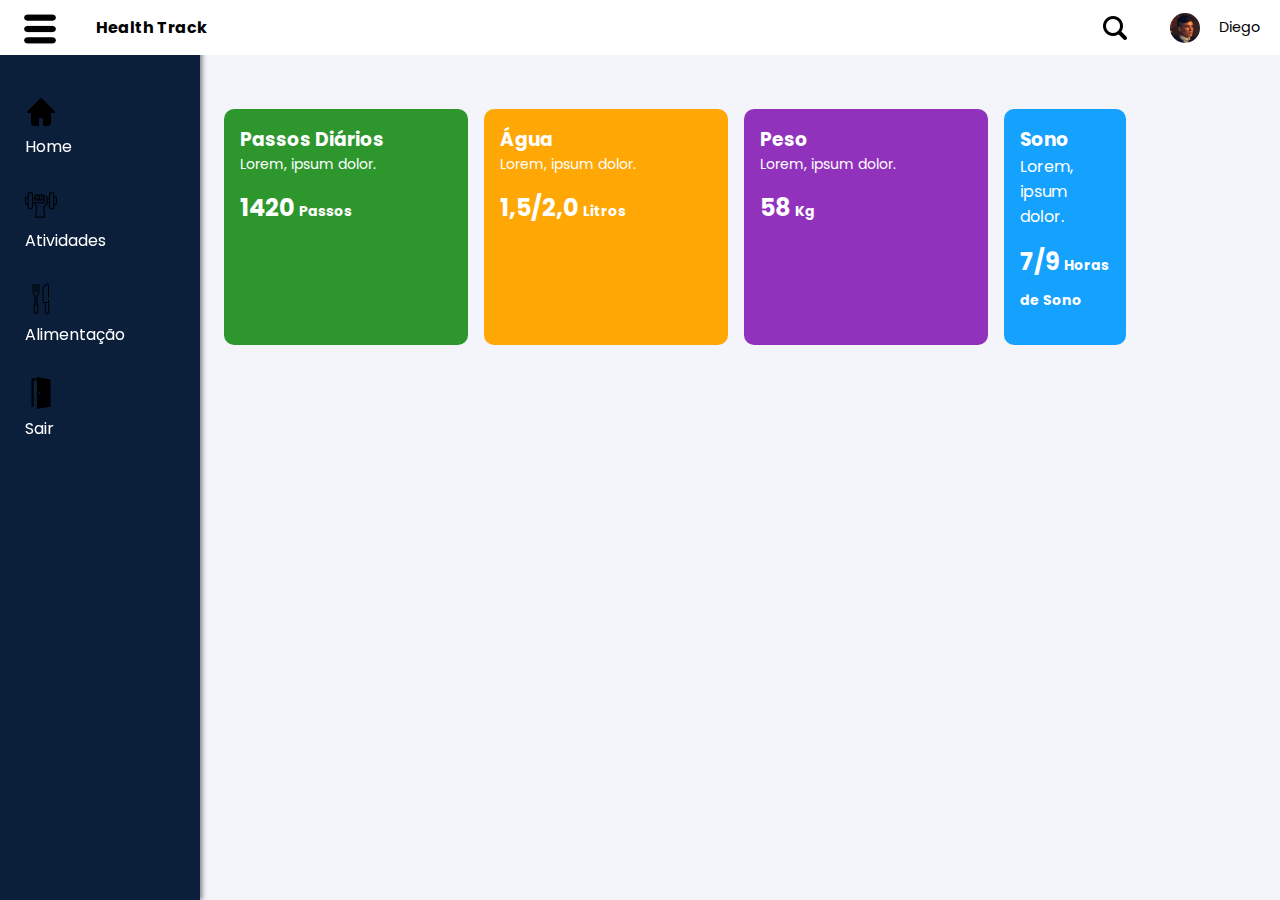
<file: dashboard.html>
<!DOCTYPE html>
<html lang="pt-BR">
<head>
    <meta charset="UTF-8">
    <meta http-equiv="X-UA-Compatible" content="IE=edge">
    <meta name="viewport" content="width=device-width, initial-scale=1.0">
    <title>Dashboard - Health Track</title>
    <link rel="stylesheet" href="./CSS/style4.css">
</head>
<body>
    <!-- Navbar -->
    <header>
        <nav class="navbar">
            <h4>Health Track</h4>
            <div class="profile">
                <span class="explore-icon"><img src="./img/icons/lupa.png" alt="Lupa de Exploração"></span>
                <img class="profile-image" src="./img/profile.jpg" alt="Foto de Perfil">
                <p class="profile-name">Diego</p>
            </div>
        </nav>
    </header>
    <!-- Sidebar -->
    <input type="checkbox" id="toggle">
    <label for="toggle" class="side-toggle"><span><img src="./img/icons/botao-de-menu-de-tres-linhas-horizontais.png" alt="Ícone do Menu"></span></label>

    <div class="sidebar">
        <div class="sidebar-menu">
            <a href="dashboard.html"><span><img src="./img/icons/casa.png" alt="Ícone Homepage"><p>Home</p></span></a>
        </div>
        <div class="sidebar-menu">
            <span><img src="./img/icons/academia.png" alt="Ícone Atividades Físicas"><p>Atividades</p></span>
        </div>
        <div class="sidebar-menu">
            <span><img src="./img/icons/garfo.png" alt="Ícone Alimentação"><p>Alimentação</p></span>
        </div>
        <div class="sidebar-menu">
            <a href="index.html"><span><img src="./img/icons/abertura-da-porta-aberta.png" alt="Ícone Sair"><p>Sair</p></span></a>
        </div>
    </div>
    <!-- Dashboard -->
    <main>
        <div class="dashboard-container">
            <!-- Cards-->
            <div class="card total1">
                <div class="info">
                    <div class="info-detail">
                        <h3>Passos Diários</h3>
                        <p>Lorem, ipsum dolor.</p>
                        <h2>1420 <span>Passos</span></h2>
                    </div>
                </div>
            </div>
            <div class="card total2">
                <div class="info">
                    <div class="info-detail">
                        <h3>Água</h3>
                        <p>Lorem, ipsum dolor.</p>
                        <h2>1,5/2,0 <span>Litros</span></h2>
                    </div>
                </div>
            </div>
            <div class="card total3">
                <div class="info">
                    <div class="info-detail">
                        <h3>Peso</h3>
                        <p>Lorem, ipsum dolor.</p>
                        <h2>58 <span>Kg</span></h2>
                    </div>
                </div>
            </div>
            <div class="card total4">
                <div class="info">
                    <div class="info-detai">
                        <h3>Sono</h3>
                        <p>Lorem, ipsum dolor.</p>
                        <h2>7/9 <span>Horas de Sono</span></h2>
                    </div>
                </div>
            </div>
        </div>
    </main>
</body>
</html>
</file>
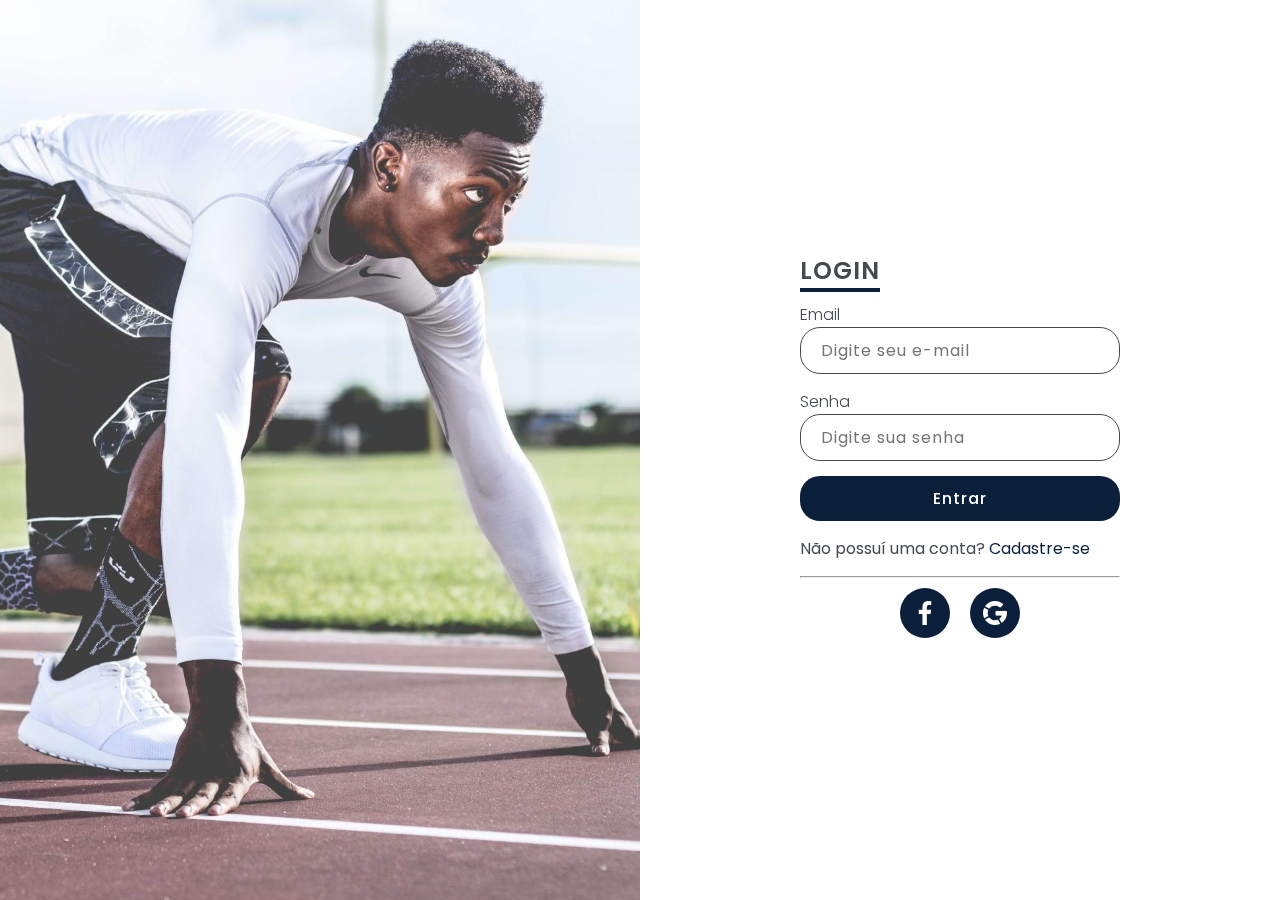
<file: login.html>
<!DOCTYPE html>
<html lang="pt-BR">
<head>
    <meta charset="UTF-8">
    <meta http-equiv="X-UA-Compatible" content="IE=edge">
    <meta name="viewport" content="width=device-width, initial-scale=1.0">
    <title>Health Track - Login</title>
    <link rel="stylesheet" href="./CSS/style2.css">
</head>
<body>
    <section>
        <div class="img-box">
            <img src="./img/pexels-nappy-936094.jpg" alt="Homem Correndo">
        </div>
        <div class="content-box">
            <div class="form-box">
                <h2>Login</h2>
                <form>
                    <div class="input-box">
                        <label for="email">Email</label>
                        <input type="text" name="email" placeholder="Digite seu e-mail">
                    </div>
                    <div class="input-box">
                        <label for="password">Senha</label>
                        <input type="password" name="password" placeholder="Digite sua senha">
                    </div>
                    <div class="input-box">
                        <input type="submit" value="Entrar">
                    </div>
                    <div class="input-box">
                        <p>Não possuí uma conta? <a href="register.html">Cadastre-se</a></p>
                    </div>
                </form>
                <hr>
                <ul class="sci">
                    <a href="dashboard.html"><li><img src="./img/icons/facebook.png" alt="Ícone do Facebook"></li></a>
                    <a href="dashboard.html"><li><img src="./img/icons/google.png" alt="Ícone do Google"></li></a>
                </ul>
            </div>
        </div>
    </section>
</body>
</html>
</file>
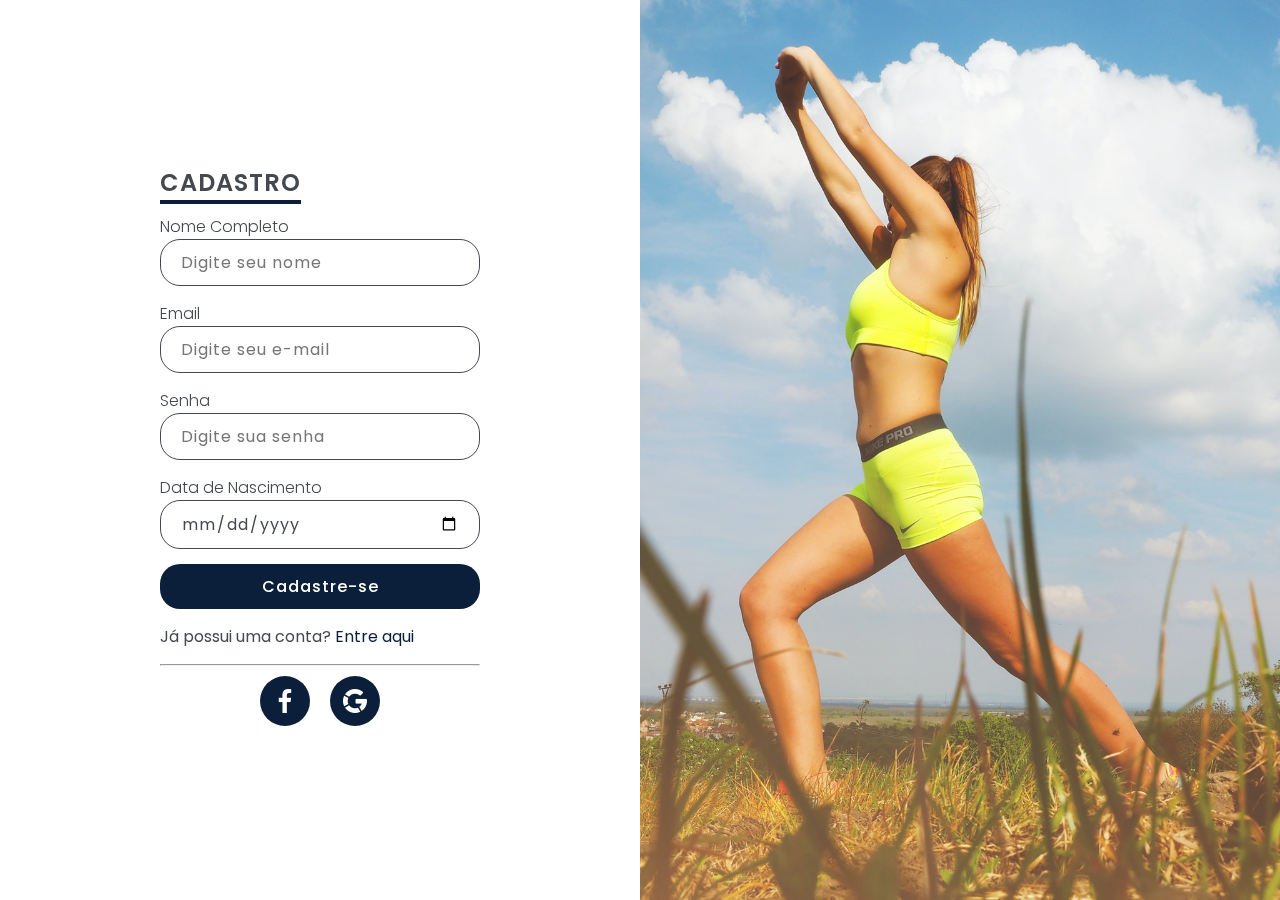
<file: register.html>
<!DOCTYPE html>
<html lang="pt-BR">

<head>
    <meta charset="UTF-8">
    <meta http-equiv="X-UA-Compatible" content="IE=edge">
    <meta name="viewport" content="width=device-width, initial-scale=1.0">
    <title>Health Track - Registro</title>
    <link rel="stylesheet" href="./CSS/style3.css">
</head>

<body>
    <section>
        <div class="content-box">
            <div class="form-box">
                <h2>Cadastro</h2>
                <form>
                    <div class="input-box">
                        <label for="name">Nome Completo</label>
                        <input type="text" name="name" placeholder="Digite seu nome">
                    </div>
                    <div class="input-box">
                        <label for="email">Email</label>
                        <input type="email" name="email" placeholder="Digite seu e-mail">
                    </div>
                    <div class="input-box">
                        <label for="password">Senha</label>
                        <input type="password" name="password" placeholder="Digite sua senha">
                    </div>
                    <div class="input-box">
                        <label for="birthday">Data de Nascimento</label>
                        <input type="date" name="birthday">
                    </div>
                    <div class="input-box">
                        <input type="submit" value="Cadastre-se">
                    </div>
                    <div class="input-box">
                        <p>Já possui uma conta? <a href="login.html">Entre aqui</a></p>
                    </div>
                </form>
                <hr>
                <ul class="sci">
                    <a href="dashboard.html"><li><img src="./img/icons/facebook.png" alt="Ícone do Facebook"></li></a>
                    <a href="dashboard.html"><li><img src="./img/icons/google.png" alt="Ícone do Google"></li></a>
                </ul>
            </div>
        </div>
        <figure class="img-box">
            <img src="./img/pexels-energepiccom-110470.jpg" alt="Homem Correndo">
        </figure>
    </section>
</body>

</html>
</file>
<file: CSS/style4.css>
@import url('https://fonts.googleapis.com/css2?family=Poppins:wght@300&display=swap');

* {
    margin: 0;
    padding: 0;
    box-sizing: border-box;
    outline: none;
    font-family: 'Poppins', sans-serif;
}

body {
    background-color: #f4f4fb;
}

a {
    text-decoration: none;
    color: #FFF;
}

h2 {
    font: 18px;
    padding: 15px 0;
}

h2 span {
    font-size: 14px;
}

/* Navbar */

.navbar {
    display: flex;
    position: fixed;
    justify-content: space-between;
    width: 100%;
    height: 55px;
    top: 0;
    left: 0;
    background-color: #fff;
    z-index: 2;
    padding-left: 6rem;
}

.navbar h4 {
    display: flex;
    justify-content: center;
    align-items: center;
}

.explore-icon img {
    display: flex;
    cursor: pointer;
}

.profile {
    display: flex;
    width: 32%;
    max-width: 200px;
    justify-content: space-around;
    align-items: center;
}

.profile-image {
    width: 30px;
    height: 30px;
    object-fit: cover;
    border-radius: 50%;
}

.profile-name {
    font-size: 0.9rem;
    margin-left: -20px;
}

/* Sidebar */

.side-toggle {
    position: fixed;
    z-index: 2;
    top: 20;
    left: 25;
    float: right;
    font-size: 20px;
    cursor: pointer;
}

#toggle {
    display: flex;
}

.side-toggle img {
    display: flex;
    justify-content: center;
    align-items: center;
    padding-left: 1.5rem;
}

.sidebar {
    display: flex;
    flex-direction: column;
    align-items: center;

    position: fixed;
    height: 100%;
    width: 200px;
    left: 0;
    top: 0;
    padding: 80px 0 20px 0;
    color: #FFF;
    background-color: #0B1F3B;
    box-shadow: 2px 0 5px rgba(0, 0, 0, 0.5);
}

.sidebar-menu {
    display: flex;
    align-items: center;
    padding: 15px 25px;
    width: 100%;
    cursor: pointer;
    transition: all 0.5s ease-in-out;
}

.sidebar-menu:hover {
    color: #000;
    background-color: #f8f8fb;
}

#toggle:checked ~ .sidebar {
    width: 70px;
}

#toggle:checked ~ .sidebar .sidebar-menu p {
    display: none;
}

#toggle:checked ~ main {
    padding: 6rem 2rem 2rem 6rem;
}
/* Dashboard */

main {
    min-height: 100%;
    padding: 6rem 1rem 2rem 14rem;
    color: #201f2b;
}

.dashboard-container {
    display: grid;
    grid-template-columns: 1fr 1fr 1fr 0.5fr 0.5fr;
    grid-template-rows: auto;
    gap: 1rem;
    grid-template-areas: "total1 total2 total3 total4";
}

.card {
    background-color: #fff;
    padding: 1rem;
    border-radius: 10px;
}

.total1 {
    grid-area: total1;
    background-color: #2d972e;
    color: #fff;
}

.total2 {
    grid-area: total2;
    background-color: #ffa705;
    color: #fff;
}

.total3 {
    grid-area: total3;
    background-color: #9132bd;
    color: #fff;
}

.total4 {
    grid-area: total4;
    background-color: #15a1fe;
    color: #fff;
}

.info {
    display: grid;
    grid-auto-flow: column;
    justify-content: space-between;
    align-items: center;
}

.info-detail h2 {
    font-size: 24px;
}

.info-detail p {
    font-size: 14px;
}

.info-image {
    font-size: 50px
}

h2 span {
    font-size: 14px;
}

/* Responsive */

@media (max-width: 980px) {
    .dashboard-container {
        grid-template-columns: 1fr 1fr;
        grid-template-areas: 
        "total1 total2"
        "total3 total4";
    }
}

@media (max-width: 480px) {
    .profile-name {
        display: none;
    }
    
    .sidebar {
        display: none;
    }

    main {
        padding: 6rem 2rem 2rem 2rem;
    }

    #toggle:checked ~ .sidebar {
        width: 200px;
        display: block;
    }
    #toggle:checked ~ .sidebar .sidebar-menu  p {
        display: block;
    }

    #toggle:checked ~ main {
        padding: 6rem 2rem 2rem 2rem;
    }

    .dashboard-container {
        grid-template-columns: 1fr;
        grid-template-areas: 
        "total1"
        "total2"
        "total3"
        "total4";
    }
}
</file>
<file: CSS/style2.css>
@import url('https://fonts.googleapis.com/css2?family=Poppins:wght@300&display=swap');

* {
    margin: 0;
    padding: 0;
    box-sizing: border-box;
    font-family: 'Poppins', sans-serif;
    text-decoration: none;
}

section {
    position: relative;
    width: 100%;
    height: 100vh;
    display: flex;
}

section .img-box {
    position: relative;
    width: 50%;
    height: 100%;
}

section .img-box::before {
    content: '';
    position: absolute;
    top: 0;
    left: 0;
    width: 100%;
    height: 100%;
    z-index: 1;
    mix-blend-mode: screen;
}

section .img-box img {
    position: absolute;
    top: 0;
    left: 0;
    width: 100%;
    height: 100%;
    object-fit: cover;
}

section .content-box {
    display: flex;
    justify-content: center;
    align-items: center;
    width: 50%;
    height: 100%;
}

section .content-box .form-box {
    width: 50%;
}

section .content-box .form-box h2 {
    color:#44494F;
    font-weight: 600;
    font-size: 1.5rem;
    text-transform: uppercase;
    margin-bottom: 10px;
    border-bottom: 4px solid #0B1F3B;
    display: inline-block;
    letter-spacing: 1px;
}

section .content-box .form-box .input-box {
    margin-bottom: 15px;
}

section .content-box .form-box .input-box label {
    font-size: 16px;
    display: inline-block;
    color:#44494F;
    font-weight: 300;
}

section .content-box .form-box .input-box input {
    width: 100%;
    padding: 10px 20px;
    outline: none;
    color: #44494F;
    border: 1px solid #44494F;
    font-weight: 400;
    font-size: 16px;
    letter-spacing: 1px;
    background: transparent;
    border-radius: 20px;
}

section .content-box .form-box .input-box input[type="submit"] {
    background: #0B1F3B;
    color: #FFF;
    outline: none;
    border: none;
    font-weight: 500;
    cursor: pointer;
}

section .content-box .form-box .input-box input[type="submit"]:hover {
    background: #1B3C6A;
}

section .content-box .form-box .input-box p {
    color:#44494F;
}

section .content-box .form-box .input-box p a {
    color: #0B1F3B;
}

section .content-box .form-box .input-box p a:hover {
    color: #1B3C6A;
}

section .content-box .form-box .sci {
    display: flex;
    justify-content: center;
    align-items: center;
}

section .content-box .form-box .sci li {
    display: flex;
    list-style-type: none;
    width: 50px;
    height: 50px;
    justify-content: center;
    align-items: center;
    background:#0B1F3B;
    border-radius: 50%;
    margin: 10px 10px;
    cursor: pointer;
}

section .content-box .form-box .sci li:hover {
    background:#1B3C6A;
}

section .content-box .form-box .sci li img {
    filter: invert(1);
}

@media (max-width: 768px) {
    section .img-box {
        position: absolute;
        top: 0;
        left: 0;
        width: 100%;
        height: 100%;
    }

    section .content-box {
        display: flex;
        justify-content: center;
        align-items: center;
        width: 100%;
        height: 100%;
        z-index: 1;
    }

    section .content-box .form-box {
        width: 100%;
        padding: 40px;
        background: rgb(255, 255, 255, 0.9);
        margin: 50px;
    }

}
</file>
<file: CSS/style3.css>
@import url('https://fonts.googleapis.com/css2?family=Poppins:wght@300&display=swap');

* {
    margin: 0;
    padding: 0;
    box-sizing: border-box;
    font-family: 'Poppins', sans-serif;
    text-decoration: none;
}

section {
    position: relative;
    width: 100%;
    height: 100vh;
    display: flex;
}

section .img-box {
    position: relative;
    width: 50%;
    height: 100%;
}

section .img-box::before {
    content: '';
    position: absolute;
    top: 0;
    left: 0;
    width: 100%;
    height: 100%;
    z-index: 1;
    mix-blend-mode: screen;
}

section .img-box img {
    position: absolute;
    top: 0;
    left: 0;
    width: 100%;
    height: 100%;
    object-fit: cover;
}

section .content-box {
    display: flex;
    justify-content: center;
    align-items: center;
    width: 50%;
    height: 100%;
}

section .content-box .form-box {
    width: 50%;
}

section .content-box .form-box h2 {
    color:#44494F;
    font-weight: 600;
    font-size: 1.5rem;
    text-transform: uppercase;
    margin-bottom: 10px;
    border-bottom: 4px solid #0B1F3B;
    display: inline-block;
    letter-spacing: 1px;
}

section .content-box .form-box .input-box {
    margin-bottom: 15px;
}

section .content-box .form-box .input-box label {
    font-size: 16px;
    display: inline-block;
    color:#44494F;
    font-weight: 300;
}

section .content-box .form-box .input-box input {
    width: 100%;
    padding: 10px 20px;
    outline: none;
    color: #44494F;
    border: 1px solid #44494F;
    font-weight: 400;
    font-size: 16px;
    letter-spacing: 1px;
    background: transparent;
    border-radius: 20px;
}

section .content-box .form-box .input-box input[type="submit"] {
    background: #0B1F3B;
    color: #FFF;
    outline: none;
    border: none;
    font-weight: 500;
    cursor: pointer;
}

section .content-box .form-box .input-box input[type="submit"]:hover {
    background: #1B3C6A;
}

section .content-box .form-box .input-box p {
    color:#44494F;
}

section .content-box .form-box .input-box p a {
    color: #0B1F3B;
}

section .content-box .form-box .input-box p a:hover {
    color: #1B3C6A;
}

section .content-box .form-box .sci {
    display: flex;
    justify-content: center;
    align-items: center;
    padding: 0 10px;
}

section .content-box .form-box .sci li {
    display: flex;
    list-style-type: none;
    width: 50px;
    height: 50px;
    justify-content: center;
    align-items: center;
    background:#0B1F3B;
    border-radius: 50%;
    margin: 10px 10px;
    cursor: pointer;
}

section .content-box .form-box .sci li:hover {
    background:#1B3C6A;
}

section .content-box .form-box .sci li img {
    filter: invert(1);
}

@media (max-width: 768px) {
    section .img-box {
        position: absolute;
        top: 0;
        left: 0;
        width: 100%;
        height: 100%;
    }

    section .content-box {
        display: flex;
        justify-content: center;
        align-items: center;
        width: 100%;
        height: 100%;
        z-index: 1;
    }

    section .content-box .form-box {
        width: 100%;
        padding: 20px;
        background: rgb(255, 255, 255, 0.9);
        margin: 30px;
    }

}
</file>
